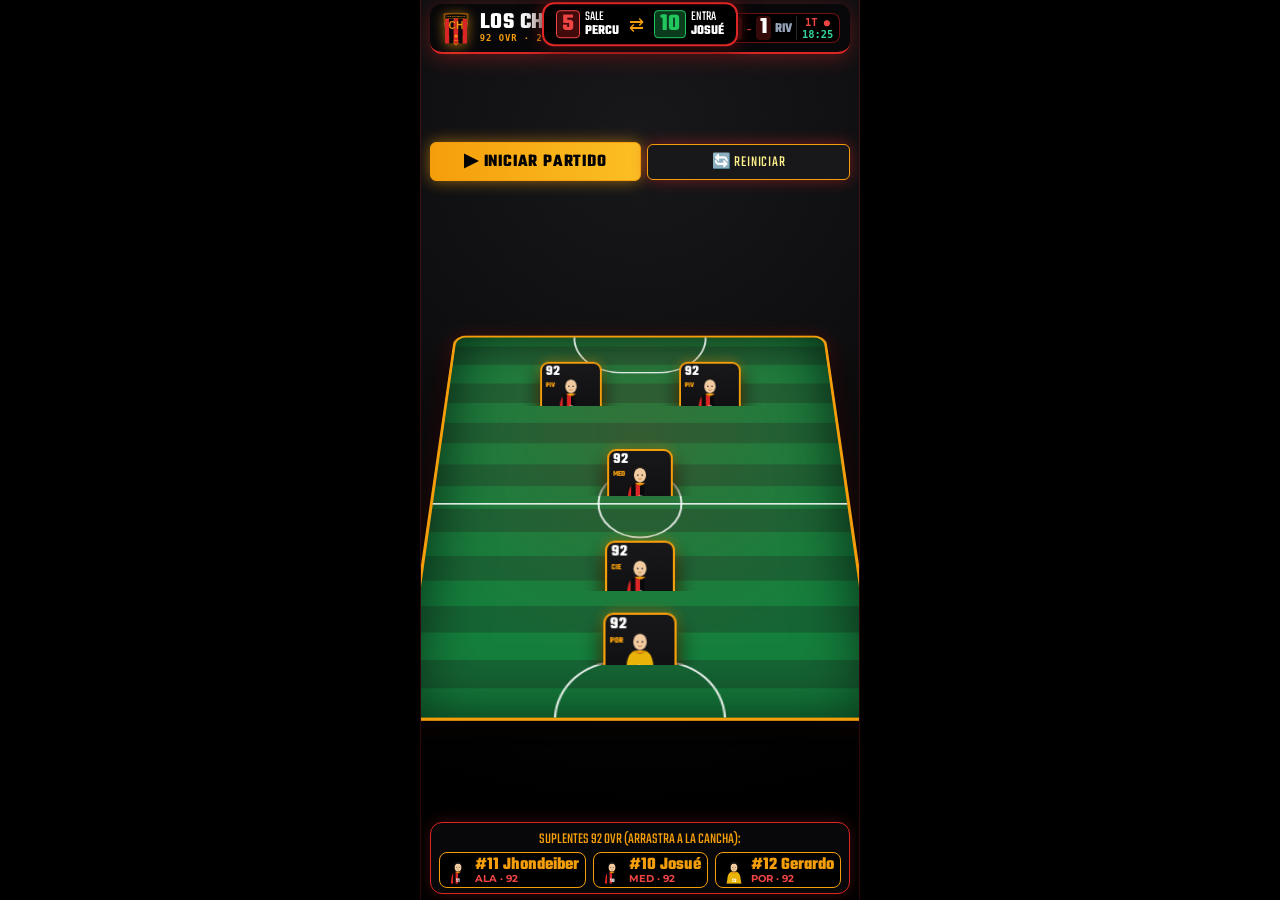
<file: standalone-chamos-fc.html>
<!DOCTYPE html>
<html lang="es">
<head>
    <meta charset="UTF-8">
    <meta name="viewport" content="width=device-width, initial-scale=1.0, maximum-scale=1.0, user-scalable=no">
    <title>Los Chamos FC - Match Simulator Pro Mobile</title>
    <link href="https://fonts.googleapis.com/css2?family=Teko:wght@600;700&family=Montserrat:wght@400;600;800&display=swap" rel="stylesheet">
    <style>
        :root {
            --bg-dark: #000000;
            --chamos-red: #dc2626;
            --chamos-dark-red: #991b1b;
            --gold-glow: #f59e0b;
            --gold-highlight: #fef08a;
            --card-dark: linear-gradient(145deg, #09090b, #18181b);
            --pitch-green-1: #15803d;
            --pitch-green-2: #166534;
        }

        * {
            box-sizing: border-box;
            margin: 0;
            padding: 0;
            touch-action: manipulation;
            -webkit-tap-highlight-color: transparent;
        }

        html, body {
            width: 100vw;
            height: 100dvh;
            max-height: 100dvh;
            overflow: hidden;
            background: #000000;
            color: #fff;
            font-family: 'Montserrat', sans-serif;
            display: flex;
            justify-content: center;
            align-items: center;
            user-select: none;
        }

        /* FORMATO NATIVO CELULAR */
        .mobile-shell {
            width: 100vw;
            max-width: 440px;
            height: 100dvh;
            max-height: 100dvh;
            display: flex;
            flex-direction: column;
            justify-content: space-between;
            align-items: center;
            overflow: hidden;
            position: relative;
            background: radial-gradient(circle at 50% 15%, #18181b 0%, #000000 85%);
            border-left: 1px solid rgba(220, 38, 38, 0.2);
            border-right: 1px solid rgba(220, 38, 38, 0.2);
        }

        /* 1. HEADER BROADCAST TV */
        .tv-header {
            width: 96%;
            margin-top: 4px;
            background: rgba(9, 9, 11, 0.95);
            backdrop-filter: blur(12px);
            border-bottom: 2px solid var(--chamos-red);
            border-radius: 12px;
            padding: 5px 10px;
            display: flex;
            justify-content: space-between;
            align-items: center;
            box-shadow: 0 4px 20px rgba(220, 38, 38, 0.35);
            z-index: 40;
        }

        .tv-brand {
            display: flex;
            align-items: center;
            gap: 8px;
        }

        .crest-svg {
            width: 32px;
            height: 38px;
            filter: drop-shadow(0 2px 6px rgba(245, 158, 11, 0.6));
        }

        .tv-team-name {
            font-family: 'Teko', sans-serif;
            font-size: 1.45rem;
            font-weight: 700;
            line-height: 0.9;
            color: #ffffff;
            letter-spacing: 0.5px;
        }

        .tv-badge {
            font-size: 0.55rem;
            color: var(--gold-glow);
            font-family: monospace;
            font-weight: bold;
            letter-spacing: 1px;
            display: block;
        }

        /* Marcador TV */
        .tv-scoreboard {
            display: flex;
            align-items: center;
            gap: 4px;
            background: #000000;
            border: 1px solid rgba(220, 38, 38, 0.5);
            padding: 2px 6px;
            border-radius: 8px;
        }

        .score-box {
            font-family: 'Teko', sans-serif;
            font-size: 1.45rem;
            font-weight: 700;
            line-height: 1;
            padding: 0 4px;
            color: #fff;
            background: rgba(220, 38, 38, 0.25);
            border-radius: 4px;
        }

        .score-team {
            font-family: 'Teko', sans-serif;
            font-size: 0.85rem;
            font-weight: 700;
            color: var(--gold-glow);
        }

        .score-clock {
            font-size: 0.65rem;
            font-family: monospace;
            color: #34d399;
            font-weight: bold;
            border-left: 1px solid rgba(255,255,255,0.15);
            padding-left: 5px;
            display: flex;
            flex-direction: column;
            align-items: center;
        }

        /* 2. BARRA DE CONTROLES TÁCTICOS */
        .tactics-bar {
            width: 96%;
            display: flex;
            justify-content: space-between;
            align-items: center;
            gap: 6px;
            margin: 3px 0;
            z-index: 30;
        }

        .btn-broadcast {
            flex: 1;
            background: linear-gradient(135deg, var(--chamos-red) 0%, #991b1b 100%);
            color: #fff;
            border: 1px solid var(--gold-glow);
            padding: 6px 10px;
            font-family: 'Teko', sans-serif;
            font-size: 1.15rem;
            letter-spacing: 0.8px;
            border-radius: 6px;
            cursor: pointer;
            box-shadow: 0 0 15px rgba(220, 38, 38, 0.5);
            transition: all 0.2s ease;
            white-space: nowrap;
        }

        .btn-broadcast:disabled {
            opacity: 0.55;
            filter: grayscale(0.8);
            cursor: not-allowed;
        }

        .play-select {
            background: #09090b;
            color: var(--gold-glow);
            border: 1px solid rgba(220, 38, 38, 0.5);
            font-family: 'Teko', sans-serif;
            font-size: 0.95rem;
            font-weight: bold;
            padding: 4px 6px;
            border-radius: 6px;
            outline: none;
            max-width: 140px;
        }

        /* 3. CANCHA 3D */
        .court-viewport {
            width: 96%;
            height: 52vh;
            position: relative;
            perspective: 1050px;
            display: flex;
            justify-content: center;
            align-items: center;
        }

        .court-3d {
            width: 100%;
            height: 100%;
            background: 
                radial-gradient(circle at 50% 30%, rgba(220, 38, 38, 0.15) 0%, transparent 70%),
                repeating-linear-gradient(0deg, var(--pitch-green-1), var(--pitch-green-1) 28px, var(--pitch-green-2) 28px, var(--pitch-green-2) 56px);
            transform: rotateX(36deg);
            transform-style: preserve-3d;
            border-radius: 14px;
            border: 3.5px solid var(--gold-glow);
            box-shadow: 0 25px 50px rgba(0,0,0,0.95), 0 0 25px rgba(220,38,38,0.3), inset 0 0 60px rgba(0,0,0,0.7);
            position: relative;
            transition: transform 0.6s ease;
        }

        .court-lines {
            position: absolute;
            inset: 0;
            pointer-events: none;
        }

        .line-center {
            position: absolute;
            top: 50%; width: 100%; height: 2px;
            background: rgba(255,255,255,0.85);
        }

        .circle-center {
            position: absolute;
            top: 50%; left: 50%;
            transform: translate(-50%, -50%);
            width: 85px; height: 85px;
            border: 2px solid rgba(255,255,255,0.85);
            border-radius: 50%;
        }

        .area-top {
            position: absolute;
            top: 0; left: 50%;
            transform: translateX(-50%);
            width: 150px; height: 55px;
            border: 2px solid rgba(255,255,255,0.85);
            border-top: none;
            border-bottom-left-radius: 75px; border-bottom-right-radius: 75px;
        }

        .area-bottom {
            position: absolute;
            bottom: 0; left: 50%;
            transform: translateX(-50%);
            width: 150px; height: 55px;
            border: 2px solid rgba(255,255,255,0.85);
            border-bottom: none;
            border-top-left-radius: 75px; border-top-right-radius: 75px;
        }

        /* Balón */
        .ball {
            position: absolute;
            width: 18px;
            height: 18px;
            background: radial-gradient(circle at 35% 35%, #ffffff, #94a3b8);
            border-radius: 50%;
            box-shadow: 0 6px 12px rgba(0,0,0,0.8), 0 0 8px rgba(245,158,11,0.8);
            z-index: 25;
            transform: translate(-50%, -50%) rotateX(-36deg);
            transition: left 0.55s cubic-bezier(0.25, 1, 0.5, 1), top 0.55s cubic-bezier(0.25, 1, 0.5, 1);
            opacity: 0;
            pointer-events: none;
        }

        /* Slots de Jugadores */
        .player-slot {
            position: absolute;
            transform: translate(-50%, -50%) rotateX(-36deg);
            transform-style: preserve-3d;
            transition: all 0.65s cubic-bezier(0.34, 1.56, 0.64, 1);
            z-index: 10;
            cursor: pointer;
        }

        .player-card {
            width: 66px;
            height: 94px;
            background: linear-gradient(180deg, #18181b 0%, #09090b 100%);
            border: 2px solid var(--gold-glow);
            border-radius: 9px;
            padding: 2px 3px;
            display: flex;
            flex-direction: column;
            align-items: center;
            justify-content: space-between;
            box-shadow: 0 10px 20px rgba(0,0,0,0.9), 0 0 12px rgba(245, 158, 11, 0.5);
            position: relative;
            overflow: hidden;
        }

        .card-rat {
            position: absolute; top: 2px; left: 4px;
            font-family: 'Teko', sans-serif;
            font-size: 0.95rem; line-height: 0.85; font-weight: 700;
        }

        .card-pos { font-size: 0.48rem; color: var(--gold-glow); font-weight: 900; }

        /* Muñeco SVG en Carta */
        .card-doll {
            width: 48px;
            height: 52px;
            margin-top: 8px;
        }

        .card-name {
            font-family: 'Teko', sans-serif;
            font-size: 0.85rem; font-weight: 700;
            text-transform: uppercase;
            border-top: 1px solid rgba(220, 38, 38, 0.4);
            width: 100%; text-align: center;
            padding-top: 1px;
            white-space: nowrap;
            overflow: hidden;
            text-overflow: ellipsis;
            color: var(--gold-glow);
            background: #000;
            border-radius: 3px;
        }

        /* 4. BANNER CELEBRACIÓN DE GOL Y CONFETI */
        .goal-banner {
            position: fixed;
            top: 40%; left: 50%;
            transform: translate(-50%, -50%) scale(0);
            background: rgba(9, 9, 11, 0.96);
            border: 3px solid var(--gold-glow);
            padding: 16px 20px;
            border-radius: 18px;
            text-align: center;
            z-index: 300;
            box-shadow: 0 0 60px rgba(245, 158, 11, 0.8), 0 0 30px rgba(220, 38, 38, 0.7);
            transition: transform 0.4s cubic-bezier(0.175, 0.885, 0.32, 1.275);
            pointer-events: none;
            width: 88vw;
            max-width: 360px;
        }

        .goal-banner.active { transform: translate(-50%, -50%) scale(1); }

        .goal-title {
            font-family: 'Teko', sans-serif;
            font-size: 4rem;
            color: var(--chamos-red);
            line-height: 0.8;
            text-shadow: 0 0 25px rgba(220,38,38,0.9);
        }

        .scorer-name {
            font-family: 'Teko', sans-serif;
            font-size: 1.8rem;
            color: #fff;
            margin: 4px 0;
        }

        .team-motto {
            font-family: 'Teko', sans-serif;
            font-size: 1.2rem;
            color: var(--gold-glow);
            border-top: 1px dashed rgba(255,255,255,0.25);
            padding-top: 6px;
        }

        /* Partículas Confeti CSS */
        .confetti-container {
            position: fixed; inset: 0;
            pointer-events: none; z-index: 290;
            display: none;
        }
        .confetti-container.active { display: block; }

        .confetti-piece {
            position: absolute;
            width: 8px; height: 14px;
            top: -20px;
            animation: fall linear forwards;
        }

        @keyframes fall {
            to {
                transform: translateY(105vh) rotate(720deg);
                opacity: 0;
            }
        }

        /* 5. TABLILLA DE SUSTITUCIÓN ÁRBITRO */
        .sub-board {
            position: fixed;
            top: 55px; left: 50%;
            transform: translateX(-50%) translateY(-120%);
            background: #000000;
            border: 2px solid var(--chamos-red);
            border-radius: 12px;
            padding: 6px 12px;
            display: flex;
            align-items: center;
            gap: 10px;
            box-shadow: 0 0 25px rgba(0,0,0,0.9), 0 0 15px rgba(220, 38, 38, 0.6);
            z-index: 250;
            transition: transform 0.4s cubic-bezier(0.175, 0.885, 0.32, 1.275);
            pointer-events: none;
        }

        .sub-board.active { transform: translateX(-50%) translateY(0); }

        .sub-box {
            display: flex;
            align-items: center;
            gap: 5px;
            font-family: 'Teko', sans-serif;
        }

        .sub-num {
            font-size: 1.5rem;
            font-weight: bold;
            line-height: 1;
            padding: 1px 5px;
            border-radius: 4px;
        }

        .sub-out .sub-num { background: rgba(220, 38, 38, 0.3); color: #ef4444; border: 1px solid #ef4444; }
        .sub-in .sub-num { background: rgba(34, 197, 94, 0.3); color: #22c55e; border: 1px solid #22c55e; }

        .sub-text {
            font-size: 0.85rem;
            color: #fff;
            line-height: 1;
        }

        /* 6. BANCA DE SUPLENTES CON ANIMACIÓN SLIDE-IN REBOTE */
        .bench-container {
            width: 96%;
            background: rgba(9, 9, 11, 0.95);
            border: 1.5px solid var(--chamos-red);
            border-radius: 12px;
            padding: 5px 8px;
            margin-bottom: 6px;
            z-index: 40;
            box-shadow: 0 0 15px rgba(220, 38, 38, 0.25);
        }

        .bench-title {
            font-family: 'Teko', sans-serif;
            font-size: 0.95rem;
            color: var(--gold-glow);
            text-align: center;
            margin-bottom: 2px;
        }

        .bench-list {
            display: flex;
            justify-content: space-around;
            gap: 6px;
        }

        /* Slide-in con efecto de rebote en los suplentes */
        @keyframes slideInBounce {
            0% {
                opacity: 0;
                transform: translateY(35px) scale(0.75);
            }
            60% {
                opacity: 1;
                transform: translateY(-8px) scale(1.08);
            }
            80% {
                transform: translateY(3px) scale(0.97);
            }
            100% {
                opacity: 1;
                transform: translateY(0) scale(1);
            }
        }

        .bench-card {
            background: #000000;
            border: 1.5px solid var(--gold-glow);
            border-radius: 8px;
            padding: 3px 6px;
            display: flex;
            align-items: center;
            gap: 5px;
            cursor: grab;
            font-size: 0.8rem;
            animation: slideInBounce 0.55s cubic-bezier(0.34, 1.56, 0.64, 1) both;
        }

        /* Modal Stats */
        .stats-modal {
            position: fixed; inset: 0;
            background: rgba(0, 0, 0, 0.88);
            backdrop-filter: blur(10px);
            display: flex; justify-content: center; align-items: center;
            z-index: 400; opacity: 0; pointer-events: none;
            transition: opacity 0.3s ease;
        }

        .stats-modal.active { opacity: 1; pointer-events: auto; }

        .stats-card {
            width: 85vw; max-width: 300px;
            background: #09090b;
            border: 2.5px solid var(--gold-glow);
            border-radius: 16px; padding: 16px; text-align: center;
            position: relative;
        }

        .close-btn { position: absolute; top: 8px; right: 12px; background: none; border: none; font-size: 1.6rem; color: #94a3b8; cursor: pointer; }
        .modal-player-name { font-family: 'Teko', sans-serif; font-size: 2rem; color: var(--gold-glow); line-height: 1; }
        .modal-player-role { font-size: 0.75rem; color: #ef4444; font-weight: 700; margin-bottom: 8px; }
        .stats-grid { display: grid; grid-template-columns: 1fr 1fr; gap: 5px; margin-bottom: 8px; }
        .stat-box { background: rgba(220, 38, 38, 0.15); border: 1px solid rgba(220,38,38,0.3); padding: 4px 6px; border-radius: 6px; display: flex; justify-content: space-between; font-weight: 700; font-size: 0.8rem; }
        .stat-value { color: var(--gold-glow); }
        .modal-desc { font-size: 0.75rem; color: #cbd5e1; background: rgba(0,0,0,0.6); padding: 6px; border-radius: 6px; }
    </style>
</head>
<body>

    <!-- Contenedor optimizado formato celular -->
    <div class="mobile-shell">

        <!-- 1. Header Broadcast TV con Escudo Oficial y Marcador Dinámico -->
        <header class="tv-header">
            <div class="tv-brand">
                <!-- Escudo Oficial Vectorial Los Chamos FC -->
                <svg class="crest-svg" viewBox="0 0 100 125" fill="none">
                    <path d="M 10 16 C 30 12 70 12 90 16 C 92 62 78 98 50 120 C 22 98 8 62 10 16 Z" fill="#f59e0b" stroke="#78350f" stroke-width="1.5"/>
                    <path d="M 12 18 C 30 14 70 14 88 18 C 90 60 76 95 50 115 C 24 95 10 60 12 18 Z" fill="#09090b"/>
                    <!-- Franjas Rojas y Negras -->
                    <rect x="14" y="18" width="14" height="95" fill="#dc2626"/>
                    <rect x="28" y="18" width="14" height="95" fill="#09090b"/>
                    <rect x="42" y="18" width="16" height="95" fill="#dc2626"/>
                    <rect x="58" y="18" width="14" height="95" fill="#09090b"/>
                    <rect x="72" y="18" width="14" height="95" fill="#dc2626"/>
                    <!-- Cinta Superior -->
                    <path d="M 14 19 C 30 16 70 16 86 19 L 86 33 C 70 30 30 30 14 33 Z" fill="#09090b" stroke="#f59e0b" stroke-width="1"/>
                    <text x="50" y="27" text-anchor="middle" fill="#f59e0b" font-size="7.5" font-weight="bold" font-family="sans-serif">LOS CHAMOS FC</text>
                    <!-- Monograma CH Dorado -->
                    <text x="50" y="66" text-anchor="middle" fill="#f59e0b" stroke="#78350f" stroke-width="1" font-size="34" font-weight="900" font-family="sans-serif">CH</text>
                    <!-- Estrella Dorada -->
                    <polygon points="50,82 52,86.5 57,87 53.5,90 54.5,95 50,92.5 45.5,95 46.5,90 43,87 48,86.5" fill="#f59e0b"/>
                    <text x="50" y="106" text-anchor="middle" fill="#f59e0b" font-size="7" font-weight="bold" font-family="sans-serif">- 2026 -</text>
                </svg>

                <div>
                    <h1 class="tv-team-name">LOS CHAMOS FC</h1>
                    <span class="tv-badge">92 OVR · 2026 PRO</span>
                </div>
            </div>

            <div class="tv-scoreboard">
                <span class="score-team">CHAMOS</span>
                <span class="score-box" id="score-chamos">3</span>
                <span style="color:#ef4444;">-</span>
                <span class="score-box" id="score-rival">1</span>
                <span class="score-team" style="color:#94a3b8;">RIV</span>

                <div class="score-clock">
                    <span style="color:#ef4444;">1T ●</span>
                    <span id="match-clock">18:24</span>
                </div>
            </div>
        </header>

        <!-- 2. Barra de Selección Táctica y Transmisión -->
        <section class="tactics-bar" style="display:flex; flex-wrap:wrap; gap:6px; justify-content:center; align-items:center;">
            <button class="btn-broadcast" id="start-match-btn" onclick="startLineupPresentation()" style="background:linear-gradient(90deg, #f59e0b, #fbbf24); color:#000; font-weight:800; font-size:1.1rem; padding:6px 14px; box-shadow:0 0 15px rgba(245,158,11,0.6);">▶ INICIAR PARTIDO</button>
            <button class="btn-broadcast" id="play-btn" onclick="startRandomGoalPlay()" style="display:none; background:linear-gradient(90deg, #dc2626, #ef4444, #f59e0b); color:#fff; font-weight:800; font-size:1.15rem; padding:6px 16px; box-shadow:0 0 18px rgba(220,38,38,0.7); animation:pulse 1.5s infinite;">▶ PLAY · GOL (25%)</button>
            <button class="btn-broadcast" id="reset-btn" onclick="resetMatch()" style="background:#18181b; border:1px solid #f59e0b; color:#fef08a; font-size:0.95rem;">🔄 REINICIAR</button>
        </section>

        <!-- 3. Cancha 3D Futsal Pro -->
        <main class="court-viewport">
            <div class="court-3d" id="court">
                <div class="court-lines">
                    <div class="line-center"></div>
                    <div class="circle-center"></div>
                    <div class="area-top"></div>
                    <div class="area-bottom"></div>
                </div>

                <!-- Balón Dinámico -->
                <div class="ball" id="ball"></div>

                <!-- 5 Titulares con Muñecos Vectoriales (Todos 92 OVR) -->
                <div class="player-slot" id="slot-0" onclick="openStats(0)" ondragover="allowDrop(event)" ondrop="dropPlayer(event, 0)"></div>
                <div class="player-slot" id="slot-1" onclick="openStats(1)" ondragover="allowDrop(event)" ondrop="dropPlayer(event, 1)"></div>
                <div class="player-slot" id="slot-2" onclick="openStats(2)" ondragover="allowDrop(event)" ondrop="dropPlayer(event, 2)"></div>
                <div class="player-slot" id="slot-3" onclick="openStats(3)" ondragover="allowDrop(event)" ondrop="dropPlayer(event, 3)"></div>
                <div class="player-slot" id="slot-4" onclick="openStats(4)" ondragover="allowDrop(event)" ondrop="dropPlayer(event, 4)"></div>
            </div>
        </main>

        <!-- 4. Tablilla Oficial de Sustitución -->
        <div class="sub-board" id="sub-board">
            <div class="sub-box sub-out">
                <div class="sub-num" id="sub-out-num">5</div>
                <div class="sub-text"><span>SALE</span><br><b id="sub-out-name">PERCU</b></div>
            </div>
            <span style="color:#f59e0b; font-size:1.1rem;">⇄</span>
            <div class="sub-box sub-in">
                <div class="sub-num" id="sub-in-num">10</div>
                <div class="sub-text"><span>ENTRA</span><br><b id="sub-in-name">JOSUÉ</b></div>
            </div>
        </div>

        <!-- 5. Banner de Gol y Confeti -->
        <div class="confetti-container" id="confetti-container"></div>
        <div class="goal-banner" id="goal-banner">
            <div class="goal-title">¡¡¡GOOOOL!!!</div>
            <div class="scorer-name" id="scorer-name">FRANCO</div>
            <div class="team-motto" id="team-motto">"MÁS HECHOS QUE PALABRAS"</div>
        </div>

        <!-- 6. Banca de Suplentes con Animación de Rebote -->
        <footer class="bench-container">
            <div class="bench-title">SUPLENTES 92 OVR (ARRASTRA A LA CANCHA):</div>
            <div class="bench-list" id="bench-list"></div>
        </footer>

        <!-- 7. Modal de Atributos FIFA -->
        <div class="stats-modal" id="stats-modal">
            <div class="stats-card">
                <button class="close-btn" onclick="closeStats()">&times;</button>
                <div class="modal-player-name" id="modal-name">PLAYER</div>
                <div class="modal-player-role" id="modal-role">POSICIÓN</div>
                <div class="stats-grid">
                    <div class="stat-box"><span>RIT</span><span class="stat-value" id="st-rit">92</span></div>
                    <div class="stat-box"><span>REG</span><span class="stat-value" id="st-dri">92</span></div>
                    <div class="stat-box"><span>TIR</span><span class="stat-value" id="st-sho">92</span></div>
                    <div class="stat-box"><span>DEF</span><span class="stat-value" id="st-def">92</span></div>
                    <div class="stat-box"><span>PAS</span><span class="stat-value" id="st-pas">92</span></div>
                    <div class="stat-box"><span>FÍS</span><span class="stat-value" id="st-phy">92</span></div>
                </div>
                <p class="modal-desc" id="modal-desc">Descripción táctica.</p>
            </div>
        </div>

    </div>

    <script>
        // Coordenadas base en cancha (%)
        const basePositions = [
            { top: 22, left: 32 }, // 0: Franco (Pívot Izq)
            { top: 22, left: 68 }, // 1: Henry (Pívot Der)
            { top: 48, left: 50 }, // 2: Percu (Medio Campo)
            { top: 72, left: 50 }, // 3: Aaron (Cierre)
            { top: 89, left: 50 }  // 4: Raúl (Portero)
        ];

        // Titulares actuales (TODOS CON MEDIA 92 Y MUÑECO)
        let starters = [
            { name: "Franco", pos: "PIV", num: 9, role: "Pívot Izquierdo / Goleador", rat: 92, rit: 94, sho: 93, pas: 88, dri: 91, def: 50, phy: 88, desc: "Potencia pura y definición letal de primera intención." },
            { name: "Henry", pos: "PIV", num: 7, role: "Pívot Derecho / Extremo", rat: 92, rit: 93, sho: 92, pas: 85, dri: 90, def: 55, phy: 86, desc: "Desborde supersónico y remates cruzados imparables." },
            { name: "Percu", pos: "MED", num: 5, role: "Medio Campo / Especialista", rat: 92, rit: 88, sho: 87, pas: 91, dri: 89, def: 90, phy: 93, desc: "Presión alta, recuperación férrea y distribución limpia." },
            { name: "Aaron", pos: "CIE", num: 4, role: "Cierre / Muro Defensivo", rat: 92, rit: 86, sho: 80, pas: 85, dri: 82, def: 94, phy: 92, desc: "Líder de la zaga y zapatazos potentes desde su campo." },
            { name: "Raúl", pos: "POR", num: 1, role: "Portero Titular", rat: 92, rit: 89, sho: 42, pas: 85, dri: 76, def: 94, phy: 90, desc: "Reflejos felinos, achique seguro y salidas de contragolpe." }
        ];

        // Suplentes actuales (TODOS CON MEDIA 92 Y MUÑECO)
        let bench = [
            { name: "Jhondeiber", pos: "ALA", num: 11, role: "Ala / Revulsivo", rat: 92, rit: 95, sho: 89, pas: 86, dri: 93, def: 65, phy: 85, desc: "Velocidad explosiva y desequilibrio individual." },
            { name: "Josué", pos: "MED", num: 10, role: "Medio / Cerebro Táctico", rat: 92, rit: 88, sho: 87, pas: 95, dri: 93, def: 72, phy: 82, desc: "Visión privilegiada para filtrar balones imposibles." },
            { name: "Gerardo", pos: "POR", num: 12, role: "Portero / Capitán", rat: 92, rit: 87, sho: 40, pas: 88, dri: 72, def: 93, phy: 89, desc: "Voz de mando y saques precisos teledirigidos." }
        ];

        // Marcador y Estado
        let chamosScore = 3;
        let rivalScore = 1;
        let matchSeconds = 18 * 60 + 24;
        let isAnimating = false;

        // Generador SVG de Muñeco Futbolista de Los Chamos FC
        function generateDollSVG(player) {
            const isGK = player.pos === 'POR';
            const jerseyPattern = isGK 
                ? '<rect width="100" height="100" fill="#eab308"/>' 
                : '<rect x="0" y="0" width="10" height="100" fill="#dc2626"/><rect x="10" y="0" width="10" height="100" fill="#09090b"/><rect x="20" y="0" width="10" height="100" fill="#dc2626"/><rect x="30" y="0" width="10" height="100" fill="#09090b"/><rect x="40" y="0" width="10" height="100" fill="#dc2626"/><rect x="50" y="0" width="10" height="100" fill="#09090b"/>';

            return `
            <svg class="card-doll" viewBox="0 0 100 120">
                <defs>
                    <clipPath id="doll-clip-${player.num}">
                        <path d="M 22 84 C 24 55 35 50 50 50 C 65 50 76 55 78 84 L 86 125 L 14 125 Z" />
                    </clipPath>
                </defs>
                <!-- Torso con Franjas Rojas y Negras Oficiales -->
                <g clip-path="url(#doll-clip-${player.num})">
                    ${jerseyPattern}
                </g>
                <!-- Cuello Dorado -->
                <path d="M 38 51 Q 50 63 62 51" fill="#f59e0b" stroke="#78350f" stroke-width="1"/>
                <!-- Dorsal -->
                <text x="50" y="94" text-anchor="middle" fill="#ffffff" font-size="22" font-weight="bold" font-family="Teko, sans-serif">${player.num}</text>
                <!-- Cabeza y Pelo -->
                <ellipse cx="50" cy="33" rx="14" ry="17" fill="#f3cba0"/>
                <path d="M 35 27 C 34 14 43 11 50 10 C 57 11 66 14 65 27 C 62 19 57 16 50 16 C 43 16 38 19 35 27 Z" fill="#171717"/>
                <circle cx="45" cy="33" r="1.8" fill="#171717"/>
                <circle cx="55" cy="33" r="1.8" fill="#171717"/>
                <path d="M 46 41 Q 50 44 54 41" stroke="#854d0e" stroke-width="1.2" fill="none"/>
            </svg>`;
        }

        // Sintetizador Nativo Web Audio API
        const audioCtx = new (window.AudioContext || window.webkitAudioContext)();

        function playWhistle() {
            if (audioCtx.state === 'suspended') audioCtx.resume();
            const osc = audioCtx.createOscillator();
            const gain = audioCtx.createGain();
            osc.type = 'sine';
            osc.frequency.setValueAtTime(2600, audioCtx.currentTime);
            gain.gain.setValueAtTime(0.2, audioCtx.currentTime);
            gain.gain.exponentialRampToValueAtTime(0.01, audioCtx.currentTime + 0.35);
            osc.connect(gain); gain.connect(audioCtx.destination);
            osc.start(); osc.stop(audioCtx.currentTime + 0.35);
        }

        function playKickFX() {
            if (audioCtx.state === 'suspended') audioCtx.resume();
            const osc = audioCtx.createOscillator();
            const gain = audioCtx.createGain();
            osc.type = 'sine';
            osc.frequency.setValueAtTime(220, audioCtx.currentTime);
            osc.frequency.exponentialRampToValueAtTime(45, audioCtx.currentTime + 0.12);
            gain.gain.setValueAtTime(0.5, audioCtx.currentTime);
            gain.gain.exponentialRampToValueAtTime(0.01, audioCtx.currentTime + 0.12);
            osc.connect(gain); gain.connect(audioCtx.destination);
            osc.start(); osc.stop(audioCtx.currentTime + 0.12);
        }

        function playSubChime() {
            if (audioCtx.state === 'suspended') audioCtx.resume();
            [800, 1200].forEach((freq, i) => {
                const osc = audioCtx.createOscillator();
                const gain = audioCtx.createGain();
                osc.type = 'sine';
                osc.frequency.setValueAtTime(freq, audioCtx.currentTime + i * 0.12);
                gain.gain.setValueAtTime(0.18, audioCtx.currentTime + i * 0.12);
                gain.gain.exponentialRampToValueAtTime(0.01, audioCtx.currentTime + i * 0.12 + 0.18);
                osc.connect(gain); gain.connect(audioCtx.destination);
                osc.start(audioCtx.currentTime + i * 0.12);
                osc.stop(audioCtx.currentTime + i * 0.12 + 0.18);
            });
        }

        function playGoalFanfare() {
            if (audioCtx.state === 'suspended') audioCtx.resume();
            const bufferSize = audioCtx.sampleRate * 1.8;
            const buffer = audioCtx.createBuffer(1, bufferSize, audioCtx.sampleRate);
            const data = buffer.getChannelData(0);
            for (let i = 0; i < bufferSize; i++) data[i] = Math.random() * 2 - 1;

            const noise = audioCtx.createBufferSource();
            noise.buffer = buffer;
            const filter = audioCtx.createBiquadFilter();
            filter.type = 'bandpass'; filter.frequency.setValueAtTime(750, audioCtx.currentTime); filter.Q.value = 1.2;
            const gain = audioCtx.createGain();
            gain.gain.setValueAtTime(0.4, audioCtx.currentTime);
            gain.gain.exponentialRampToValueAtTime(0.01, audioCtx.currentTime + 1.8);
            noise.connect(filter); filter.connect(gain); gain.connect(audioCtx.destination);
            noise.start(); noise.stop(audioCtx.currentTime + 1.8);
        }

        // Renderizado con Muñecos
        function renderStarters() {
            for (let i = 0; i < 5; i++) {
                const slot = document.getElementById(`slot-${i}`);
                const p = starters[i];
                slot.style.top = `${basePositions[i].top}%`;
                slot.style.left = `${basePositions[i].left}%`;
                slot.innerHTML = `
                    <div class="player-card">
                        <div class="card-rat">${p.rat}<br><span class="card-pos">${p.pos}</span></div>
                        ${generateDollSVG(p)}
                        <div class="card-name">${p.name}</div>
                    </div>
                `;
            }
        }

        // Renderizado de Suplentes con Animación de Rebote
        function renderBench() {
            const list = document.getElementById('bench-list');
            list.innerHTML = '';
            bench.forEach((p, index) => {
                const item = document.createElement('div');
                item.className = 'bench-card';
                item.style.animationDelay = `${index * 110}ms`;
                item.draggable = true;
                item.ondragstart = (e) => dragStart(e, index);
                item.onclick = () => openBenchStats(index);
                item.innerHTML = `
                    <div style="width:24px; height:28px; overflow:hidden; display:flex; align-items:center; justify-content:center;">
                        ${generateDollSVG(p)}
                    </div>
                    <div style="display:flex; flex-direction:column; line-height:1;">
                        <span style="font-family:'Teko'; font-size:1.1rem; color:#f59e0b; font-weight:bold;">#${p.num} ${p.name}</span>
                        <span style="font-size:0.65rem; color:#ef4444; font-weight:bold;">${p.pos} · 92</span>
                    </div>
                `;
                list.appendChild(item);
            });
        }

        // Sistema Drag & Drop con Feedback de Tablilla Árbitro
        let draggedBenchIndex = null;
        function dragStart(event, index) { draggedBenchIndex = index; event.dataTransfer.setData("text/plain", index); }
        function allowDrop(event) { event.preventDefault(); }

        function dropPlayer(event, starterIndex) {
            event.preventDefault();
            if (draggedBenchIndex === null || isAnimating) return;

            const outgoing = starters[starterIndex];
            const incoming = bench[draggedBenchIndex];

            starters[starterIndex] = incoming;
            bench[draggedBenchIndex] = outgoing;

            renderStarters();
            renderBench();
            draggedBenchIndex = null;

            triggerSubBoard(outgoing, incoming);
        }

        function triggerSubBoard(outgoing, incoming) {
            const board = document.getElementById('sub-board');
            document.getElementById('sub-out-num').innerText = outgoing.num;
            document.getElementById('sub-out-name').innerText = outgoing.name.toUpperCase();
            document.getElementById('sub-in-num').innerText = incoming.num;
            document.getElementById('sub-in-name').innerText = incoming.name.toUpperCase();

            board.classList.add('active');
            playSubChime();

            setTimeout(() => { board.classList.remove('active'); }, 3500);
        }

        // 1. Reiniciar Partido a 0 - 0 y Tiempo 00:00
        let isClockRunning = false;
        let clockInterval = null;

        function startFastClock() {
            if (clockInterval) clearInterval(clockInterval);
            isClockRunning = true;
            clockInterval = setInterval(() => {
                if (!isClockRunning) return;
                matchSeconds += 4;
                if (matchSeconds >= 2400) {
                    matchSeconds = 2400;
                    isClockRunning = false;
                    clearInterval(clockInterval);
                    playWhistle();
                    const playBtn = document.getElementById('play-btn');
                    playBtn.innerText = "FIN (40') · REINICIAR";
                    playBtn.onclick = resetMatch;
                }
                const mins = Math.floor(matchSeconds / 60);
                const secs = matchSeconds % 60;
                document.getElementById('match-clock').innerText = 
                    `${mins.toString().padStart(2, '0')}:${secs.toString().padStart(2, '0')}`;
            }, 100);
        }

        function resetMatch() {
            if (clockInterval) clearInterval(clockInterval);
            isClockRunning = false;
            chamosScore = 0;
            rivalScore = 0;
            matchSeconds = 0;
            document.getElementById('score-chamos').innerText = '0';
            document.getElementById('score-rival').innerText = '0';
            document.getElementById('match-clock').innerText = '00:00';
            document.getElementById('ball').style.opacity = '0';
            
            // Ocultar cartas en cancha hasta que se inicie
            for (let i = 0; i < 5; i++) {
                const slot = document.getElementById(`slot-${i}`);
                slot.style.opacity = '0';
            }

            // Mostrar botón INICIAR y ocultar PLAY
            const playBtn = document.getElementById('play-btn');
            playBtn.innerText = "▶ PLAY · GOL (25%)";
            playBtn.onclick = startRandomGoalPlay;
            playBtn.style.display = 'none';

            document.getElementById('start-match-btn').style.display = 'inline-flex';
            document.getElementById('start-match-btn').disabled = false;

            playWhistle();
        }

        // 2. Presentación 1 a 1 de Cartas (Franco -> Henry -> Percu -> Aaron -> Raúl)
        async function startLineupPresentation() {
            if (isAnimating) return;
            isAnimating = true;

            const startBtn = document.getElementById('start-match-btn');
            startBtn.disabled = true;

            // Ocultar cartas temporalmente
            for (let i = 0; i < 5; i++) {
                const slot = document.getElementById(`slot-${i}`);
                slot.style.opacity = '0';
                slot.style.transform = 'translate(-50%, -50%) scale(0.4)';
            }

            playWhistle();

            for (let i = 0; i < starters.length; i++) {
                const p = starters[i];
                const banner = document.getElementById('goal-banner');
                banner.classList.remove('active');

                // Mostrar en centro con fanfarria
                const slot = document.getElementById(`slot-${i}`);
                slot.style.top = '48%';
                slot.style.left = '50%';
                slot.style.opacity = '1';
                slot.style.transform = 'translate(-50%, -50%) scale(1.4)';
                slot.style.zIndex = '999';

                playKickFX();
                await wait(1100);

                // Volar a su posición táctica
                slot.style.zIndex = '20';
                slot.style.transform = 'translate(-50%, -50%) rotateX(-36deg) scale(1)';
                slot.style.top = `${basePositions[i].top}%`;
                slot.style.left = `${basePositions[i].left}%`;
                playKickFX();

                await wait(400);
            }

            playWhistle();
            isAnimating = false;

            // CUANDO YA TERMINEN LOS JUGADORES COLOCADOS: APARECE EL BOTÓN PLAY Y ARRANCA EL CRONÓMETRO RÁPIDO
            startBtn.style.display = 'none';
            const playBtn = document.getElementById('play-btn');
            playBtn.style.display = 'inline-flex';
            playBtn.disabled = false;

            startFastClock();
        }

        // 3. Simulación de Gol Aleatorio (25% cada jugador de campo)
        // Aaron y Percu/Josué se adelantan desde atrás hasta el área rival
        async function startRandomGoalPlay() {
            if (isAnimating) return;
            isAnimating = true;

            const playBtn = document.getElementById('play-btn');
            playBtn.disabled = true;

            document.getElementById('goal-banner').classList.remove('active');
            stopConfetti();
            renderStarters();
            playWhistle();

            const ball = document.getElementById('ball');
            ball.style.opacity = '1';

            // 25% de probabilidad para cada jugador de campo (0: Franco, 1: Henry, 2: Percu, 3: Aaron)
            const outfieldIndices = [0, 1, 2, 3];
            const chosen = outfieldIndices[Math.floor(Math.random() * 4)];
            const scorer = starters[chosen];

            if (chosen === 3) {
                // AARON (CIERRE / DEFENSA) - Sube desde su campo hasta el área rival
                passBallTo(3, 72, 50); playKickFX(); await wait(650);
                movePlayer(3, 46, 50); passBallTo(3, 46, 50); playKickFX(); await wait(700);
                movePlayer(0, 18, 22); movePlayer(1, 18, 78); await wait(500);
                movePlayer(3, 24, 48); passBallTo(3, 24, 48); playKickFX(); await wait(650);
                finishGoal(`¡¡BOMBAZO DE ${scorer.name.toUpperCase()}!!`, `DESDOBLE DEFENSIVO LETAL: Recuperó en su área, cruzó la cancha y reventó la escuadra.`);
            }
            else if (chosen === 2) {
                // PERCU / JOSUÉ (MEDIO CAMPO) - Conduce y entra al área
                passBallTo(2, 48, 50); playKickFX(); await wait(650);
                movePlayer(2, 34, 52); passBallTo(2, 34, 52); playKickFX(); await wait(650);
                movePlayer(2, 20, 50); passBallTo(2, 20, 50); playKickFX(); await wait(700);
                finishGoal(`¡¡GOLAZO MAGISTRAL DE ${scorer.name.toUpperCase()}!!`, `MAGIA EN EL MEDIO CAMPO: Pared rápida, quiebre en el punto penal y definición con comba.`);
            }
            else if (chosen === 0) {
                // FRANCO (PÍVOT IZQUIERDO) - Volea letal
                passBallTo(2, 48, 50); playKickFX(); await wait(600);
                movePlayer(1, 20, 68); passBallTo(1, 20, 68); playKickFX(); await wait(650);
                movePlayer(0, 16, 42); passBallTo(0, 16, 42); playKickFX(); await wait(650);
                finishGoal(`¡¡VOLEA ROMPE-REDES DE ${scorer.name.toUpperCase()}!!`, `TRIANGULACIÓN OFENSIVA: Centro rasante y definición fulminante de primera.`);
            }
            else {
                // HENRY (PÍVOT DERECHO) - Desborde y tiro cruzado
                movePlayer(1, 26, 74); passBallTo(1, 26, 74); playKickFX(); await wait(650);
                movePlayer(1, 18, 54); passBallTo(1, 18, 54); playKickFX(); await wait(700);
                finishGoal(`¡¡ZAPATAZO CRUZADO DE ${scorer.name.toUpperCase()}!!`, `DESBORDE ELÉCTRICO: Encaró por banda derecha, recortó hacia el centro y clavó el misil.`);
            }

            playBtn.disabled = false;
            isAnimating = false;
        }

        function passBallTo(slotIndex, top, left) {
            const ball = document.getElementById('ball');
            ball.style.top = `${top}%`;
            ball.style.left = `${left}%`;
        }

        function moveBall(top, left) {
            const ball = document.getElementById('ball');
            ball.style.top = `${top}%`;
            ball.style.left = `${left}%`;
        }

        function movePlayer(slotIndex, top, left) {
            const slot = document.getElementById(`slot-${slotIndex}`);
            slot.style.top = `${top}%`;
            slot.style.left = `${left}%`;
        }

        function wait(ms) { return new Promise(r => setTimeout(r, ms)); }

        async function finishGoal(scorerTitle, motto) {
            const ball = document.getElementById('ball');
            ball.style.left = '50%';
            ball.style.top = '1%';
            playKickFX();

            await wait(450);
            playGoalFanfare();

            // Incrementar Marcador Dinámico
            chamosScore++;
            document.getElementById('score-chamos').innerText = chamosScore;

            document.getElementById('scorer-name').innerText = scorerTitle;
            document.getElementById('team-motto').innerText = `"${motto}"`;
            document.getElementById('goal-banner').classList.add('active');
            triggerConfetti();

            await wait(1400);

            // Celebración grupal
            for (let i = 0; i < 5; i++) {
                movePlayer(i, 28, 30 + i * 10);
            }
            ball.style.opacity = '0';
        }

        // Efectos Confeti CSS
        function triggerConfetti() {
            const c = document.getElementById('confetti-container');
            c.innerHTML = '';
            c.classList.add('active');
            const colors = ['#f59e0b', '#dc2626', '#ffffff', '#000000', '#fef08a'];

            for (let i = 0; i < 45; i++) {
                const p = document.createElement('div');
                p.className = 'confetti-piece';
                p.style.left = `${Math.random() * 100}vw`;
                p.style.backgroundColor = colors[Math.floor(Math.random() * colors.length)];
                p.style.animationDuration = `${1.2 + Math.random() * 1.6}s`;
                p.style.animationDelay = `${Math.random() * 0.3}s`;
                c.appendChild(p);
            }

            setTimeout(stopConfetti, 3500);
        }

        function stopConfetti() {
            const c = document.getElementById('confetti-container');
            c.classList.remove('active');
            c.innerHTML = '';
        }

        // Modal Stats
        function openStats(index) { showModal(starters[index]); }
        function openBenchStats(index) { showModal(bench[index]); }

        function showModal(p) {
            document.getElementById('modal-name').innerText = p.name;
            document.getElementById('modal-role').innerText = p.role;
            document.getElementById('st-rit').innerText = p.rit;
            document.getElementById('st-dri').innerText = p.dri;
            document.getElementById('st-sho').innerText = p.sho;
            document.getElementById('st-def').innerText = p.def;
            document.getElementById('st-pas').innerText = p.pas;
            document.getElementById('st-phy').innerText = p.phy;
            document.getElementById('modal-desc').innerText = p.desc;
            document.getElementById('stats-modal').classList.add('active');
        }

        function closeStats() { document.getElementById('stats-modal').classList.remove('active'); }

        // Reloj de partido continuo
        setInterval(() => {
            matchSeconds++;
            const m = Math.floor(matchSeconds / 60).toString().padStart(2, '0');
            const s = (matchSeconds % 60).toString().padStart(2, '0');
            document.getElementById('match-clock').innerText = `${m}:${s}`;
        }, 1000);

        window.onload = () => {
            renderStarters();
            renderBench();
        };
    </script>
</body>
</html>
</file>
